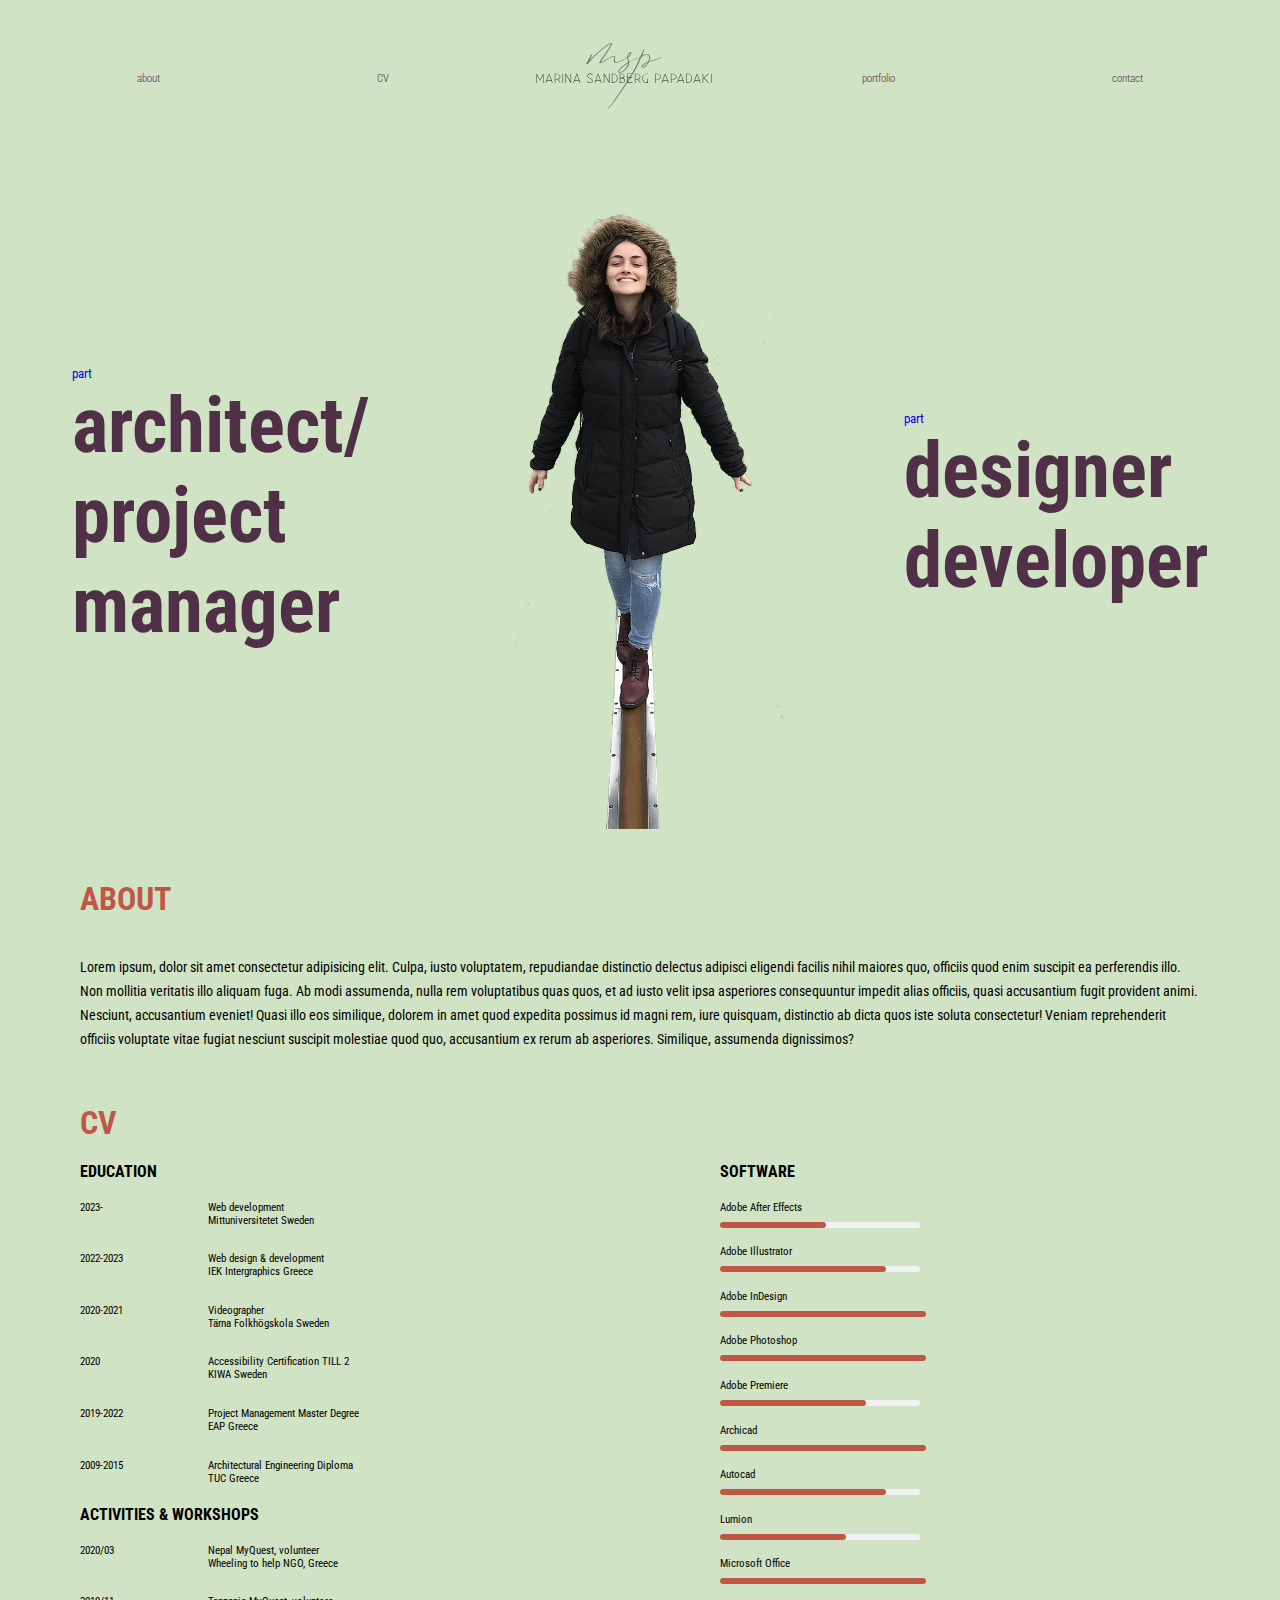
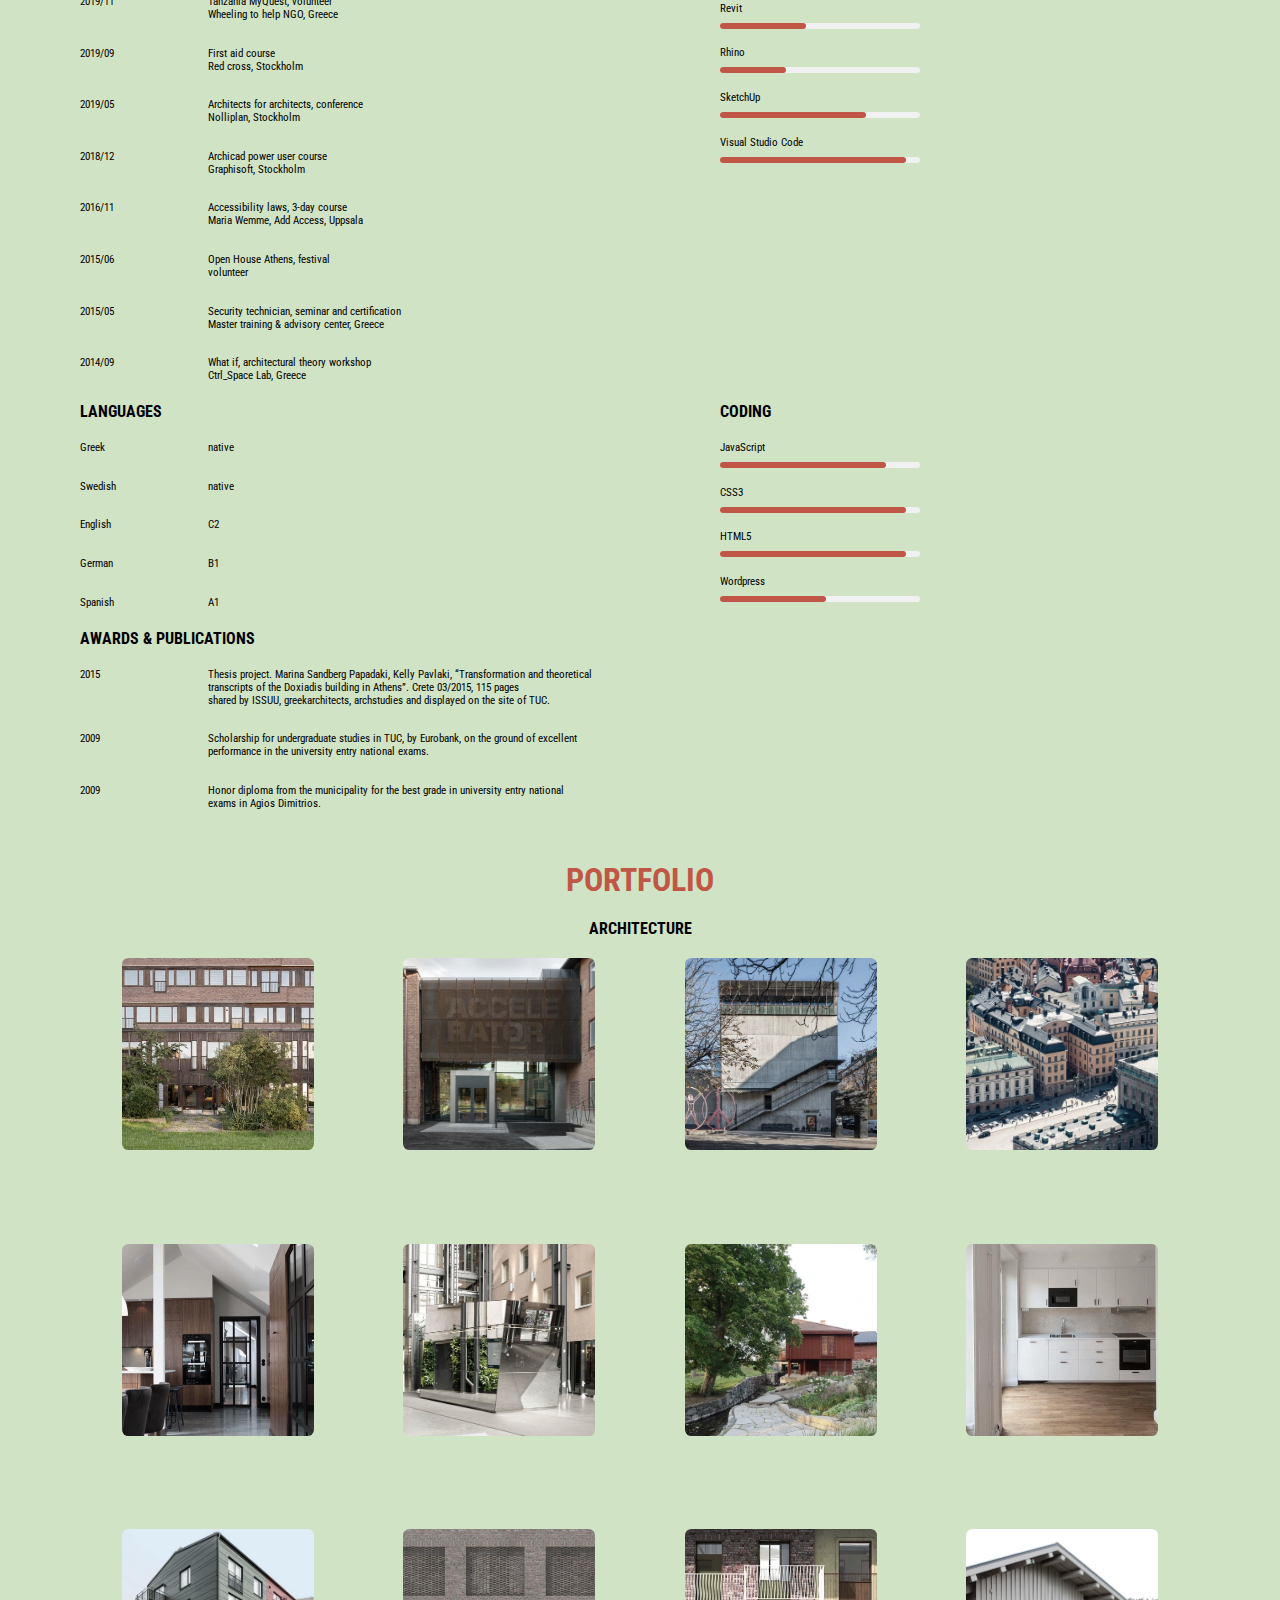
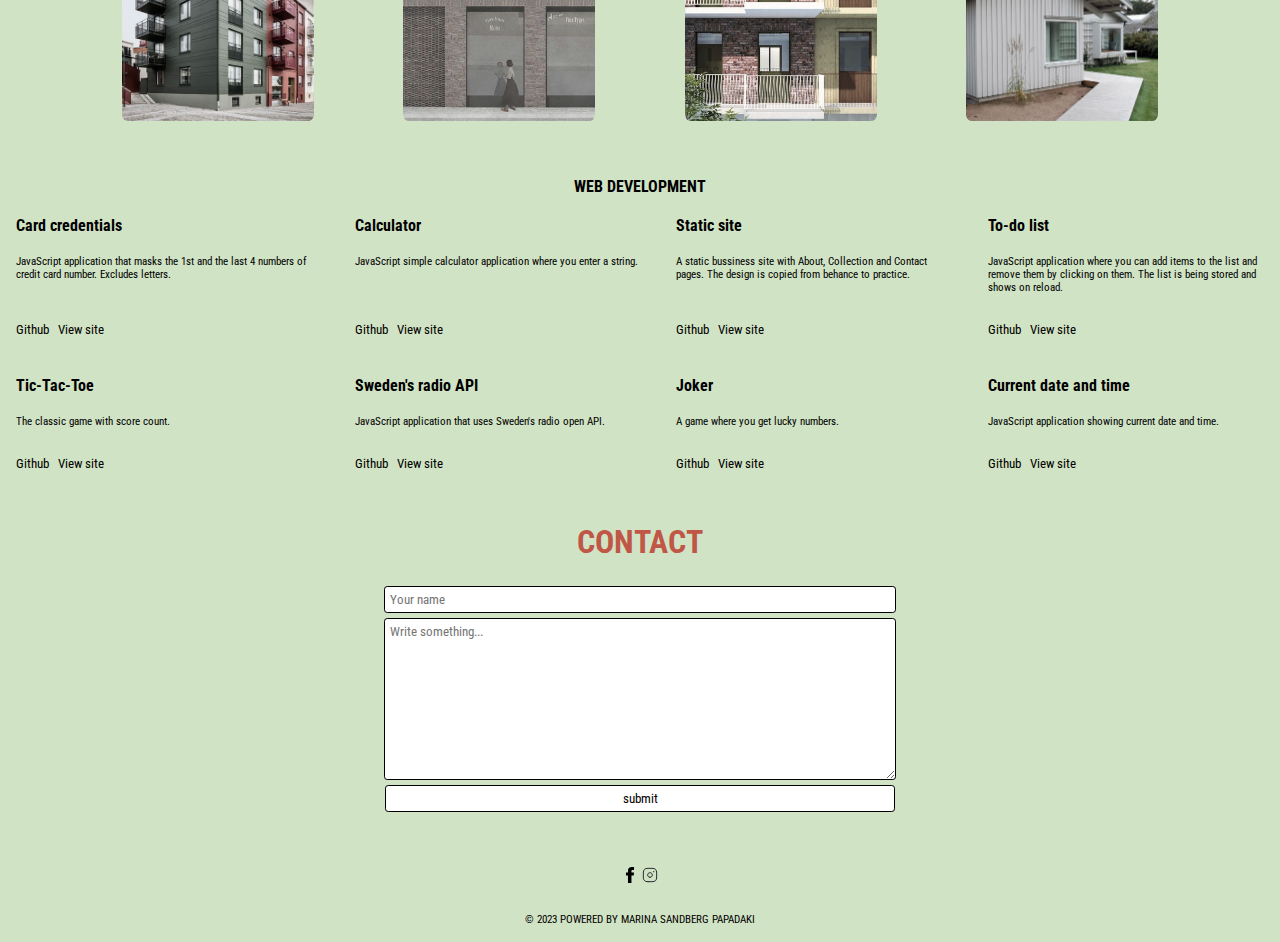
<file: index.html>
<!DOCTYPE html>
<html lang="en">
<head>
    <meta charset="UTF-8">
    <meta http-equiv="X-UA-Compatible" content="IE=edge">
    <meta name="viewport" content="width=device-width, initial-scale=1.0">
    <title>Marina Portfolio</title>
    <link rel="stylesheet" href="main.css">
    <link rel="preconnect" href="https://fonts.googleapis.com">
<link rel="preconnect" href="https://fonts.gstatic.com" crossorigin>
<link href="https://fonts.googleapis.com/css2?family=Roboto+Condensed:wght@300;700&display=swap" rel="stylesheet">
</head>
<body>
    <header>
        <nav>
            <ul class="nav-menu">
                <li class="nav-item" id="item1">
                    <a href="#about">about</a>
                </li>
                <li class="nav-item" id="item2">
                    <a href="#cv">CV</a>
                </li>
                <li id="sitelogo">
                    <img src="images/sitelogo.svg" alt="sitelogo">
                </li>
                <li class="nav-item" id="item3">
                    <a href="#portfolio" >portfolio</a>
                </li>
                <li class="nav-item" id="item4">
                    <a href="#contact">contact</a>
                </li>
            </ul>
        </nav>
    </header>
    <main>
        <section id="roles">
            <a id="role-item1"  href="#architecture">
                <p class="part">part</p>
                <h1>architect/<br>project<br>manager</h1>
            </a>
            <img id="home-image" src="images/home.png"  alt="home-image" srcset="images/home-256.png 256w, images/home-576.png 576w" sizes="(max-width: 910px) 256px, (min-width: 911px) 576px">
            <a id="role-item2" href="#development">
                <p class="part">part</p>
                <h1>designer<br>developer</h1>
            </a>
        </section>
        <section id="about">
            <h2 class="title">ABOUT</h2>
            <div class="about">
                <p>Lorem ipsum, dolor sit amet consectetur adipisicing elit. Culpa, iusto voluptatem, repudiandae distinctio delectus adipisci eligendi facilis nihil maiores quo, officiis quod enim suscipit ea perferendis illo. Non mollitia veritatis illo aliquam fuga. Ab modi assumenda, nulla rem voluptatibus quas quos, et ad iusto velit ipsa asperiores consequuntur impedit alias officiis, quasi accusantium fugit provident animi. Nesciunt, accusantium eveniet! Quasi illo eos similique, dolorem in amet quod expedita possimus id magni rem, iure quisquam, distinctio ab dicta quos iste soluta consectetur! Veniam reprehenderit officiis voluptate vitae fugiat nesciunt suscipit molestiae quod quo, accusantium ex rerum ab asperiores. Similique, assumenda dignissimos?</p>
            </div>
        </section>
        <section id="cv">
            <h2 id="cv-title" class="title">CV</h2>
            <!--EDUCATION-->
            <article id="cv-item1">
                <h3>EDUCATION</h3>
                <div id="education">
                    <p id="edu-date1">2023-</p>
                    <P id="edu1"><a href="https://www.miun.se/webbutveckling" target="_blank">Web development<br>Mittuniversitetet Sweden</a></P>
                    <p id="edu-date2">2022-2023</p>
                    <P id="edu2"><a href="https://intergraphics.gr/kentro-dia-viou-mathisis/web-design-development-spoudes" target="_blank">Web design & development<br>IEK Intergraphics Greece</a></P>
                    <p id="edu-date3">2020-2021</p>
                    <P id="edu3"><a href="https://tarna.fhsk.se/" target="_blank">Videographer<br>Tärna Folkhögskola Sweden</a></P>
                    <p id="edu-date4">2020</p>
                    <P id="edu4"><a href="https://www.kiwa.com/se/sv/tjanster2/certifiering/sakkunnig-av-tillganglighet/" target="blank">Accessibility Certification TILL 2<br>KIWA Sweden</a></P>
                    <p id="edu-date5">2019-2022</p>
                    <P id="edu5"><a href="https://www.eap.gr/en/construction-management/" target="_blank">Project Management Master Degree<br>EAP Greece</a></P>
                    <p id="edu-date6">2009-2015</p>
                    <P id="edu6"><a href="https://www.arch.tuc.gr/en/home" target="blank">Architectural Engineering Diploma<br>TUC Greece</a></P>
                </div>
            </article>
            <!--AWARDS & PUBLICATIONS-->
            <article id="cv-item2">
                <h3>AWARDS & PUBLICATIONS</h3>
                <div id="awards">
                    <p id="award-date1">2015</p>
                    <P id="award1">Thesis project. 
                    Marina Sandberg Papadaki, Kelly Pavlaki, “Transformation and theoretical transcripts of the Doxiadis building in Athens”. Crete 03/2015, 115 pages<br>shared by ISSUU, greekarchitects, archstudies and displayed on the site of TUC.</P>
                    <p id="award-date2">2009</p>
                    <P id="award2">Scholarship for undergraduate studies in TUC, by Eurobank, on the ground of excellent performance in the university entry national exams.</P>
                    <p id="award-date3">2009</p>
                    <P id="award3">Honor diploma from the municipality for the best grade in university entry national exams in Agios Dimitrios.</P>
                </div>
            </article>
            <!--LANGUAGES-->
            <article id="cv-item3">
                <h3>LANGUAGES</h3>
                <div id="languages">
                    <P class="lang">Greek</P>
                    <p class="level">native</p>
                    <P class="lang">Swedish</P>
                    <p class="level">native</p>
                    <P class="lang">English</P>
                    <p class="level">C2</p>
                    <P class="lang">German</P>
                    <p class="level">B1</p>
                    <P class="lang">Spanish</P>
                    <p class="level">A1</p>
                </div>
            </article>
            <!--SOFTWARE-->
            <article id="cv-item4">
                <h3>SOFTWARE</h3>
                <div id="software">
                    <div class="software-row">
                        <p>Adobe After Effects</p>
                        <div class="light-grey round">
                            <div class="progress-bar round" style="width:50%">
                            </div>
                        </div>
                    </div>
                    <div class="software-row">
                        <p>Adobe Illustrator</p>
                        <div class="light-grey round">
                            <div class="progress-bar round" style="width:80%">
                            </div>
                        </div>
                    </div>
                    <div class="software-row">
                        <p>Adobe InDesign</p>
                        <div class="light-grey round">
                            <div class="progress-bar round" style="width:100%">
                            </div>
                        </div>
                    </div>
                    <div class="software-row">
                        <p>Adobe Photoshop</p>
                        <div class="light-grey round">
                            <div class="progress-bar round" style="width:100%">
                            </div>
                        </div>
                    </div>
                    <div class="software-row">
                        <p>Adobe Premiere</p>
                        <div class="light-grey round">
                            <div class="progress-bar round" style="width:70%">
                            </div>
                        </div>
                    </div>
                    <div class="software-row">
                        <p>Archicad</p>
                        <div class="light-grey round">
                                <div class="progress-bar round" style="width:100%">
                                </div>
                        </div>
                    </div>
                    <div class="software-row">
                        <p>Autocad</p>
                        <div class="light-grey round">
                                <div class="progress-bar round" style="width:80%">
                                </div>
                        </div>
                    </div>
                    <div class="software-row">
                        <p>Lumion</p>
                        <div class="light-grey round">
                                <div class="progress-bar round" style="width:60%">
                                </div>
                        </div>
                    </div>
                    <div class="software-row">
                        <p>Microsoft Office</p>
                        <div class="light-grey round">
                                <div class="progress-bar round" style="width:100%">
                                </div>
                        </div>
                    </div>
                    <div class="software-row">
                        <p>Revit</p>
                        <div class="light-grey round">
                                <div class="progress-bar round" style="width:40%">
                                </div>
                        </div>
                    </div>
                    <div class="software-row">
                        <p>Rhino</p>
                        <div class="light-grey round">
                                <div class="progress-bar round" style="width:30%">
                                </div>
                        </div>
                    </div>
                    <div class="software-row">
                        <p>SketchUp</p>
                        <div class="light-grey round">
                                <div class="progress-bar round" style="width:70%">
                                </div>
                        </div>
                    </div>
                    <div class="software-row">
                        <p>Visual Studio Code</p>
                        <div class="light-grey round">
                                <div class="progress-bar round" style="width:90%">
                                </div>
                        </div>
                    </div>
                </div>
            </article>
            <!--ACTIVITIES & WORKSHOPS-->
            <article id="cv-item5">
                <h3>ACTIVITIES & WORKSHOPS</h3>
                <div id="activities">
                    <p class="act-date">2020/03</p>
                    <P>Nepal MyQuest, volunteer<br>Wheeling to help NGO, Greece</P>
                    <p class="act-date">2019/11</p>
                    <P>Tanzania MyQuest, volunteer<br>Wheeling to help NGO, Greece</P>
                    <p class="act-date">2019/09</p>
                    <P>First aid course <br>Red cross, Stockholm</P>
                    <p class="act-date">2019/05</p>
                    <P>Architects for architects, conference <br>Nolliplan, Stockholm</P>
                    <p class="act-date">2018/12</p>
                    <P>Archicad power user course <br>Graphisoft, Stockholm </P>
                    <p class="act-date">2016/11</p>
                    <P>Accessibility laws, 3-day course <br>Maria Wemme, Add Access, Uppsala</P>
                    <p class="act-date">2015/06</p>
                    <P>Open House Athens, festival <br>volunteer</P>
                    <p class="act-date">2015/05</p>
                    <P>Security technician, seminar and certification<br>Master training & advisory center, Greece</P>
                    <p class="act-date">2014/09</p>
                    <P>What if, architectural theory workshop<br>Ctrl_Space Lab, Greece</P>
                </div>
            </article>
            <!--CODE-->
            <article id="cv-item6">
                <h3>CODING</h3>
                <div id="coding">
                    <div class="software-row">
                        <p>JavaScript</p>
                        <div class="light-grey round">
                                <div class="progress-bar round" style="width:80%">
                                </div>
                        </div>
                    </div>
                    <div class="software-row">
                        <p>CSS3</p>
                        <div class="light-grey round">
                                <div class="progress-bar round" style="width:90%">
                                </div>
                        </div>
                    </div>
                    <div class="software-row">
                        <p>HTML5</p>
                        <div class="light-grey round">
                                <div class="progress-bar round" style="width:90%">
                                </div>
                        </div>
                    </div>
                    <div class="software-row">
                        <p>Wordpress</p>
                        <div class="light-grey round">
                                <div class="progress-bar round" style="width:50%">
                                </div>
                        </div>
                    </div>
                </div>
            </article>
        </section>
        <section id="portfolio">
            <h2>PORTFOLIO</h2>
            <h3 id="architecture">ARCHITECTURE</h3>
            <div id="archprojects">
                <a id="frosakull" target="_blank" aria-label="Read more about project Frösakull" href="https://2bka.se/projekt/fritidshus-frosakull/">
                    <div class= "project-image">
                        <p>FRÖSAKULL</p>
                        <img src="images/Frösakull-18.webp" alt="">
                    </div>
                </a>
                <a id="accelerator" target="_blank" aria-label="Read more about project Accelerator" href="https://2bka.se/projekt/accelerator/">
                    <div class= "project-image">
                        <p>ACCELERATOR</p>
                        <img src="images/Accelerator-15.webp" alt="">
                    </div>
                </a>
                <a id="ahouse" target="_blank" aria-label="Read more about project A-house" href="https://2bka.se/projekt/a-house/">
                    <div class= "project-image">
                        <p>A-HOUSE</p>
                        <img src="images/A-House-10.webp" alt="">
                    </div>
                </a>
                <a id="pegasus" target="_blank" aria-label="Read more about project Pegasus" href="https://2bka.se/projekt/k-markt-kontor-gamla-stan-2/">
                    <div class= "project-image">
                        <p>PEGASUS</p>
                        <img src="images/Pegasus-01.webp" alt="">
                    </div>
                </a>
                <a id="kringlan" target="_blank" aria-label="Read more about project Kringlan" href="https://2bka.se/projekt/kringlan-sodertalje/">
                    <div class= "project-image">
                        <p>KRINGLAN</p>
                        <img src="images/Kringlan-panorama-01.webp" alt="">
                    </div>
                </a>
                <a id="ringvagen" target="_blank" aria-label="Read more about project Ringvägen" href="https://2bka.se/projekt/reception-ringvagen-100/">
                    <div class= "project-image">
                        <p>RINGVÄGEN</p>
                        <img src="images/ringvägen03.webp" alt="">
                    </div>
                </a>
                <a id="polhemsgatan" target="_blank" aria-label="Read more about project Polhemsgatan" href="https://2bka.se/projekt/fonster-at-gaveln-kungsholmen/">
                    <div class= "project-image">
                        <p>POLHEMSGATAN</p>
                        <img src="images/Körsbärsträdet-01.webp" alt="">
                    </div>
                </a>
                <a id="spannmalet" target="_blank" aria-label="Read more about project Spannmålet" href="https://2bka.se/projekt/kv-spannmalet-norrtalje-hamn/">
                    <div class= "project-image">
                        <p>SPANNMÅLET</p>
                        <img src="images/Spannmålet-förstabild-01.webp" alt="">
                    </div>
                </a>
                <a id="flygaren" target="_blank" aria-label="Read more about project Flygaren" href="https://2bka.se/projekt/kv-flygaren-sveavagen/">
                    <div class= "project-image">
                        <p>FLYGAREN</p>
                        <img src="images/Flygaren-förstabild-01.webp" alt="">
                    </div>
                </a>
                <a id="sagen" target="_blank" aria-label="Read more about project Sågen" href="https://2bka.se/projekt/renovering-i-roslagen/">
                    <div class= "project-image">
                        <p>SÅGEN</p>
                        <img src="images/Sågen-05.webp" alt="">
                    </div>
                </a>
                <a id="kabeln" target="_blank" aria-label="Read more about project Kabeln" href="https://2bka.se/projekt/k2-hoghus-i-tegel-sundbyberg/">
                    <div class= "project-image">
                        <p>KABELN</p>
                        <img src="images/K2-förstabild.webp" alt="">
                    </div>
                </a>
                <a id="inrehamnen" target="_blank" aria-label="Read more about project Inre-Hamnen" href="https://2bka.se/projekt/inre-hamnen-sundsvall-2/">
                    <div class= "project-image">
                        <p>INRE-HAMNEN</p>
                        <img src="images/Inre-hamnen-01.webp" alt="">
                    </div>
                </a>
            </div>
            <h3 id="development">WEB DEVELOPMENT</h3>
            <div id="devprojects">
                <div class="development" id="dev1">
                    <div>
                        <h4>Card credentials</h4>
                            <p>JavaScript application that masks the 1st and the last 4 numbers of credit card number. Excludes letters.</p>
                    </div>
                    <div>
                        <a target="_blank" href="https://github.com/marinaSandberg/maskCard">Github</a>
                        <a target="_blank" href="https://marinasandberg.github.io/maskCard/">View site</a>
                    </div>
                </div>
                <div class="development" id="dev2">
                    <div>
                        <h4>Calculator</h4>
                            <p>JavaScript simple calculator application where you enter a string.</p>
                    </div>
                    <div>
                        <a target="_blank" href="https://github.com/marinaSandberg/calculator">Github</a>
                        <a target="_blank" href="https://marinasandberg.github.io/calculator/">View site</a>
                    </div>
                </div>
                <div class="development" id="dev3">
                    <div>
                        <h4>Static site</h4>
                            <p>A static bussiness site with About, Collection and Contact pages. The design is copied from behance to practice.</p>
                    </div>
                    <div>
                        <a target="_blank" href="https://github.com/marinaSandberg/staticSite">Github</a>
                        <a target="_blank" href="https://marinasandberg.github.io/staticSite/">View site</a>
                    </div>
                </div>
                <div class="development" id="dev4">
                    <div>
                        <h4>To-do list</h4>
                            <p>JavaScript application where you can add items to the list and remove them by clicking on them. The list is being stored and shows on reload.</p>
                    </div>
                    <div>
                        <a target="_blank" href="https://github.com/Webbutvecklings-programmet/moment4-ht23-marinaSandberg.git">Github</a>
                        <a target="_blank" href="https://studenter.miun.se/~masa2109/dt084g/moment4/">View site</a>
                    </div>
                </div>
                <div class="development" id="dev5">
                    <div>
                        <h4>Tic-Tac-Toe</h4>
                            <p>The classic game with score count.</p>
                    </div>
                    <div>
                        <a target="_blank" href="https://github.com/marinaSandberg/Tic-Tac-Toe">Github</a>
                        <a target="_blank" href="https://marinasandberg.github.io/Tic-Tac-Toe/">View site</a>
                    </div>
                </div>
                <div class="development" id="dev6">
                    <div>
                        <h4>Sweden's radio API</h4>
                            <p>JavaScript application that uses Sweden's radio open API.</p>
                    </div>
                    <div>
                        <a target="_blank" href="https://github.com/Webbutvecklings-programmet/moment5-ht23-marinaSandberg.git">Github</a>
                        <a target="_blank" href="https://studenter.miun.se/~masa2109/dt084g/moment5/">View site</a>
                    </div>
                </div>
                <div class="development" id="dev7">
                    <div>
                        <h4>Joker</h4>
                            <p>A game where you get lucky numbers.</p>
                    </div>
                    <div>
                        <a target="_blank" href="https://github.com/marinaSandberg/joker">Github</a>
                        <a target="_blank" href="https://marinasandberg.github.io/joker/">View site</a>
                    </div>
                </div>
                <div class="development" id="dev8">
                    <div>
                        <h4>Current date and time</h4>
                            <p>JavaScript application showing current date and time.</p>
                    </div>
                    <div>
                        <a target="_blank" href="https://github.com/marinaSandberg/clock">Github</a>
                        <a target="_blank" href="https://marinasandberg.github.io/clock/">View site</a>
                    </div>
                </div>
            </div>
        </section>
        <section id="contact">
            <h2>CONTACT</h2>
            <div>
                <input type="email" name="name" placeholder="Your name">
                <textarea name="subdject" cols="30" rows="10" placeholder="Write something..."></textarea>
                <input type="submit" value="submit">
            </div>
        </section>     
    </main>
    <section id="footer">
        <div>
            <a target="_blank" href="https://www.facebook.com/marina.p13">
                <img src="images/facebook.svg" class="logo" alt="facebook-logo">
            </a>
            <a target="_blank" href="https://www.instagram.com/marina__papadaki/">
                <img src="images/instagram.svg" class="logo" alt="instagram-logo">
            </a>
        </div>
        <div>
            <p>
                © 2023 POWERED BY MARINA SANDBERG PAPADAKI
            </p>
        </div>
    </section>
</body>
</html>
</file>
<file: main.css>
* {
    padding: 0;
    margin: 0;
    text-decoration: none;
    list-style: none;
    margin-block: 0;
    margin-inline: 0;

    /*variables*/
    --firstcolor:#D0E3C4;
    --secondcolor:#503047;
    --thirdcolor:#C05746;
    --forthcolor:#e2887b76;
}

html {
    scroll-behavior: smooth;
}

body {
    margin: 1rem;
    font-family: 'Roboto Condensed', sans-serif;
    background-color: var(--firstcolor);
}

main {
    padding-bottom: 30px;
}

h1 {
    font-size: 6vw;
    color: var(--secondcolor);
}

h2 {
    font-size: 2rem;
    color: var(--thirdcolor);
}

h3 {
    font-size: 1rem;
    padding-top: 20px;
    padding-bottom: 20px;
}

h4 {
    font-size: 1rem;
    padding-bottom: 20px;
}

p {
    font-size: 0.7rem;
}

/*---------------------------------header menu--------------------------------*/
.nav-menu {
    padding: 0.8rem;
    display: grid;
    grid-template-rows: auto;
    grid-template-columns: auto auto 20vw auto auto;
    place-items: center;
}
#item1 {
    grid-row: 1;
    grid-column: 1;
}
#item2 {
    grid-row: 1;
    grid-column: 2;
}
#sitelogo {
    grid-row: 1;
    grid-column: 3;
}
#sitelogo img{
    display: grid;
    height: 6rem;
    width: 14rem;
}
#item3 {
    grid-row: 1;
    grid-column: 4;
}
#item4 {
    grid-row: 1;
    grid-column: 5;
}
.nav-item a {
    padding: 0.5rem;
    font-size: 0.7rem;
    font-weight: 300;
    color: var(--secondcolor);
}
.nav-item a:hover {
    color: var(--thirdcolor);
    font-weight: 700;
}

/*Responsiveness*/
@media (max-width:700px) {
    .nav-menu {
        grid-template-columns: auto auto auto auto;
    }
    #item1 {
        grid-row: 2;
        grid-column: 1;
    }
    
    #item2 {
        grid-row: 2;
        grid-column: 2;
    }
    
    #sitelogo {
        grid-row: 1;
        grid-column: 1/ span 4;
    }

    #sitelogo img{
        height: 5rem;
    }
    
    #item3 {
        grid-row: 2;
        grid-column: 3;
    }
    
    #item4 {
        grid-row: 2;
        grid-column: 4;
    }
}

/*-----------------------------------main part--------------------------------*/
#roles, #about, #cv, #contact {
    display: grid;
    grid-template-rows: auto;
    grid-template-columns: auto;
    place-items: center;
    margin-top: 4vw;
}
/*------------------------------------roles-----------------------------------*/

#roles h1:hover {
    color: var(--thirdcolor);
}
.part {
    font-size: 1vw;
}
#role-item1 {
    grid-row: 1;
    grid-column: 1;
}
#home-image {
    width: 24vw;
    height: 50vw;
    grid-row: 1;
    grid-column: 2;
}

#role-item2 {
    grid-row: 1;
    grid-column: 3;
}

/*------------------------------------about-----------------------------------*/

#about {
    margin-left: 5vw;
    margin-right: 5vw;
    justify-items: left;
}
.about {
    padding-top: 3vw;
}
.about p {
    font-size: 0.9rem;
    line-height: 1.5rem;
}

/*------------------------------------cv--------------------------------------*/

#cv {
    margin-left: 5vw;
    grid-template-columns: 50vw auto;
    justify-items: left;
    align-items: start;
}
#cv-tittle {
    grid-row: 1;
    grid-column: 1;
}
#cv-item1 {
    grid-row: 2;
    grid-column: 1;
}
#cv-item2 {
    grid-row: 5;
    grid-column: 1;
}
#cv-item3 {
    grid-row: 4;
    grid-column: 1;
}
#cv-item4 {
    grid-row: 2/ span 3 ;
    grid-column: 2;
}
#cv-item5 {
    grid-row: 3;
    grid-column: 1;
}
#cv-item6 {
    grid-row: 4;
    grid-column: 2;
}

/*EDUCATION--AWARDS--LANGUAGES--ACTIVITIES*/
#education, #awards, #languages, #activities {
    display: grid;
    grid-template-rows: auto;
    grid-template-columns: 10vw 30vw;
    row-gap: 2vw;
    justify-items: left;
}
#education a {
    color: black;
}
#education a:hover {
    color: var(--thirdcolor);
    font-weight: bolder;
}

/*SOFTWARE--CODING*/
.light-grey {
    background-color:#f1f1f1;
    position: relative;
    width: 200px;
    top: 8px;
}
.round {
    border-radius:8px;
}
.progress-bar {
    background-color: var(--thirdcolor);
    padding: 3px;
}
#software, #coding {
    display: grid;
    grid-template-rows: auto;
    grid-template-columns: auto;
    row-gap: 2vw;
    justify-items: left;
}

/*-----------------------------------portfolio----------------------------------*/
#portfolio {
    display: grid;
    grid-template-rows: auto;
    grid-template-columns: auto;
    place-items: center;
    margin-top: 4vw;
}
#portfolio h2 {
    grid-row: 1;
    grid-column: 1;
}
#architecture {
    grid-row: 2;
    grid-column: 1;
}
#development {
    grid-row: 4;
    grid-column: 1;
    margin-top: 2rem;
    
}

/*ARCHITECTURE*/
#archprojects {
    grid-row: 3;
    grid-column: 1;
    display: grid;
    grid-template-rows: auto;
    grid-template-columns: auto auto auto auto;
    place-items: center;
    gap: 7vw;
}

#kringlan {
    grid-row: 1;
    grid-column: 1;
}
#accelerator {
    grid-row: 1;
    grid-column: 2;
}
#ahouse {
    grid-row: 1;
    grid-column: 3;
}
#pegasus {
    grid-row: 1;
    grid-column: 4;
}
#polhemsgatan {
    grid-row: 2;
    grid-column: 1;
}
#ringvagen {
    grid-row: 2;
    grid-column: 2;
}
#sagen {
    grid-row: 2;
    grid-column: 3;
}
#flygaren {
    grid-row: 2;
    grid-column: 4;
}
#inrehamnen {
    grid-row: 3;
    grid-column: 1;
}
#kabeln {
    grid-row: 3;
    grid-column: 2;
}
#spannmalet {
    grid-row: 3;
    grid-column: 3;
}
#frosakull {
    grid-row: 3;
    grid-column: 4;
}

/*Responsiveness*/
@media (max-width:900px) {
    #archprojects {
        grid-template-columns: auto auto auto;
    }
    #pegasus {
        grid-row: 2;
        grid-column: 1;
    }
    
    #polhemsgatan {
        grid-row: 2;
        grid-column: 2;
    }
    
    #ringvagen {
        grid-row: 2;
        grid-column: 3;
    }
    
    #sagen {
        grid-row: 3;
        grid-column: 1;
    }
    
    #flygaren {
        grid-row: 3;
        grid-column: 2;
    }
    
    #inrehamnen {
        grid-row: 3;
        grid-column: 3;
    }
    
    #kabeln {
        grid-row: 4;
        grid-column: 1;
    }
    
    #spannmalet {
        grid-row: 4;
        grid-column: 2;
    }
    
    #frosakull {
        grid-row: 4;
        grid-column: 3;
    }
}
@media (max-width:650px) {
    #archprojects {
        grid-template-columns: auto auto;
    }
    #ahouse {
        grid-row: 1;
        grid-column: 1;
    }
    
    #pegasus {
        grid-row: 1;
        grid-column: 2;
    }
    
    #polhemsgatan {
        grid-row: 2;
        grid-column: 1;
    }
    
    #ringvagen {
        grid-row: 2;
        grid-column: 2;
    }
    
    #sagen {
        grid-row: 3;
        grid-column: 1;
    }
    
    #flygaren {
        grid-row: 3;
        grid-column: 2;
    }
    
    #inrehamnen {
        grid-row: 4;
        grid-column: 1;
    }
    
    #kabeln {
        grid-row: 4;
        grid-column: 2;
    }
    
    #spannmalet {
        grid-row: 5;
        grid-column: 1;
    }
    
    #frosakull {
        grid-row: 5;
        grid-column: 2;
    }
}

/*Images*/
.project-image {
    position: relative;
}
.project-image img {
    width: 12rem;
    height: 12rem;
    object-fit: cover;
    filter: grayscale(40%);
    opacity: 1;
    border-radius: 0.4rem;
    z-index: 2;
}
.project-image p {
    position: absolute;
    top: 50%;
    left: 50%;
    transform: translate(-50%, -50%);
    font-size: 1.8rem;
    font-weight: 700;
    color: var(--secondcolor);
    white-space: nowrap;
    z-index: 1;
    display: none;
}
.project-image:hover img {
    filter: grayscale(80%);
    opacity: 0.5;
    /*Border without moving image
    box-shadow: 0 0 0 5px var(--thirdcolor);*/
}
.project-image:hover p {
    display: block;
}

/*DEVELOPMENT*/
#devprojects {
    grid-row: 5;
    grid-column: 1;
    display: grid;
    grid-template-rows: auto;
    grid-template-columns: auto auto auto auto;
    justify-items: left;
    gap: 3vw;

}
.development p {
    font-size: 0.7rem;
    margin-bottom: 10px;
}
.development a {
    margin-top: 10px;
    padding: 5px 5px 5px 0;
    font-size: 0.8rem;
    color: black;
}
.development a:hover {
    font-weight: bold;
}
#dev1 {
    grid-row: 1;
    grid-column: 1;
    display: grid;
    grid-template-rows: 8vw auto;
    grid-template-columns: auto;
}
#dev2 {
    grid-row: 1;
    grid-column: 2;
    display: grid;
    grid-template-rows: 8vw auto;
    grid-template-columns: auto;
}
#dev3 {
    grid-row: 1;
    grid-column: 3;
    display: grid;
    grid-template-rows: 8vw auto;
    grid-template-columns: auto;
}
#dev4 {
    grid-row: 1;
    grid-column: 4;
    display: grid;
    grid-template-rows: 8vw auto;
    grid-template-columns: auto;
}
#dev5 {
    grid-row: 2;
    grid-column: 1;
    display: grid;
    grid-template-rows: 6vw auto;
    grid-template-columns: auto;
}
#dev6 {
    grid-row: 2;
    grid-column: 2;
    display: grid;
    grid-template-rows: 6vw auto;
    grid-template-columns: auto;
}
#dev7 {
    grid-row: 2;
    grid-column:3;
    display: grid;
    grid-template-rows: 6vw auto;
    grid-template-columns: auto;
}
#dev8 {
    grid-row: 2;
    grid-column: 4;
    display: grid;
    grid-template-rows: 6vw auto;
    grid-template-columns: auto;
}
#dev1:hover, #dev2:hover, #dev3:hover, #dev4:hover, #dev5:hover, #dev6:hover, #dev7:hover, #dev8:hover {
    background-color: var(--forthcolor);
    border-radius: 5px;
}

/*Responsiveness*/
@media (max-width:1100px) {
    #dev1 {
        grid-template-rows: 10vw auto;
    }
    #dev2 {
        grid-template-rows: 10vw auto;
    }
    #dev3 {
        grid-template-rows: 10vw auto;
    }
    #dev4 {
        grid-template-rows: 10vw auto;
    }
    #dev5 {
        grid-template-rows: 8vw auto;
    }
    #dev6 {
        grid-template-rows: 8vw auto;
    }
    #dev7 {
        grid-template-rows: 8vw auto;
    }
    #dev8 {
        grid-template-rows: 8vw auto;
    }
}
@media (max-width:1000px) {
    #dev1 {
        grid-template-rows: 12vw auto;
    }
    #dev2 {
        grid-template-rows: 12vw auto;
    }
    #dev3 {
        grid-template-rows: 12vw auto;
    }
    #dev4 {
        grid-template-rows: 12vw auto;
    }
}
@media (max-width:900px) {
    #dev1 {
        grid-row: 1;
        grid-column: 1;
        grid-template-rows: 11vw auto;
    }
    #dev2 {
        grid-row: 1;
        grid-column: 2;
        grid-template-rows: 11vw auto;
    }
    #dev3 {
        grid-row: 1;
        grid-column: 3;
        grid-template-rows: 11vw auto;
    }
    #dev4 {
        grid-row: 2;
        grid-column: 1;
        grid-template-rows: 12vw auto;
    }
    #dev5 {
        grid-row: 2;
        grid-column: 2;
        grid-template-rows: 12vw auto;
    }
    #dev6 {
        grid-row: 2;
        grid-column: 3;
        grid-template-rows: 12vw auto;
    }
    #dev7 {
        grid-row: 3;
        grid-column: 1;
        grid-template-rows: 10vw auto;
    }
    #dev8 {
        grid-row: 3;
        grid-column: 2;
        grid-template-rows: 10vw auto;
    }
}
@media (max-width:800px) {
    #dev1 {
        grid-template-rows: 13vw auto;
    }
    #dev2 {
        grid-template-rows: 13vw auto;
    }
    #dev3 {
        grid-template-rows: 13vw auto;
    }
}
@media (max-width:700px) {
    #dev1 {
        grid-template-rows: 14vw auto;
    }
    #dev2 {
        grid-template-rows: 14vw auto;
    }
    #dev3 {
        grid-template-rows: 14vw auto;
    }
    #dev4 {
        grid-template-rows: 14vw auto;
    }
    #dev5 {
        grid-template-rows: 14vw auto;
    }
    #dev6 {
        grid-template-rows: 14vw auto;
    }
}
@media (max-width:650px) {
    #dev1 {
        grid-row: 1;
        grid-column: 1;
        grid-template-rows: 13vw auto;
    }
    #dev2 {
        grid-row: 1;
        grid-column: 2;
        grid-template-rows: 13vw auto;
    }
    #dev3 {
        grid-row: 2;
        grid-column: 1;
        grid-template-rows: 15vw auto;
    }
    #dev4 {
        grid-row: 2;
        grid-column: 2;
        grid-template-rows: 15vw auto;
    }
    #dev5 {
        grid-row: 3;
        grid-column: 1;
        grid-template-rows: 11vw auto;
    }
    #dev6 {
        grid-row: 3;
        grid-column: 2;
        grid-template-rows: 11vw auto;
    }
    #dev7 {
        grid-row: 4;
        grid-column: 1;
        grid-template-rows: 11vw auto;
    }
    #dev8 {
        grid-row: 4;
        grid-column: 2;
        grid-template-rows: 11vw auto;
    }
}

/*-----------------------------------Contact----------------------------------*/
#contact div {
    display: grid;
    place-items: center;
    gap: 5px;
}
#contact h2 {
    margin-bottom: 25px;
}
#contact div input, #contact div textarea {
    width: 500px;
    border: thin solid;
    border-radius: 0.2rem;
    padding: 5px;
    font-family: inherit;
}
#contact div :nth-child(3) {
    padding: 0.3rem 0rem;
    background-color: white;
    width: 510px;
}
#contact div :nth-child(3):hover {
    background-color: var(--thirdcolor);
}

/*-----------------------------------Footer----------------------------------*/
#footer {
    display: grid;
    grid-template-rows: auto;
    grid-template-columns: auto;
    place-items: center;
    margin-top: 2vw;
    gap: 2vw;
}
.logo {
    height: 1rem;
    width: 1rem;
}
.logo:hover {
    transform: scale(1.5);
}
</file>
